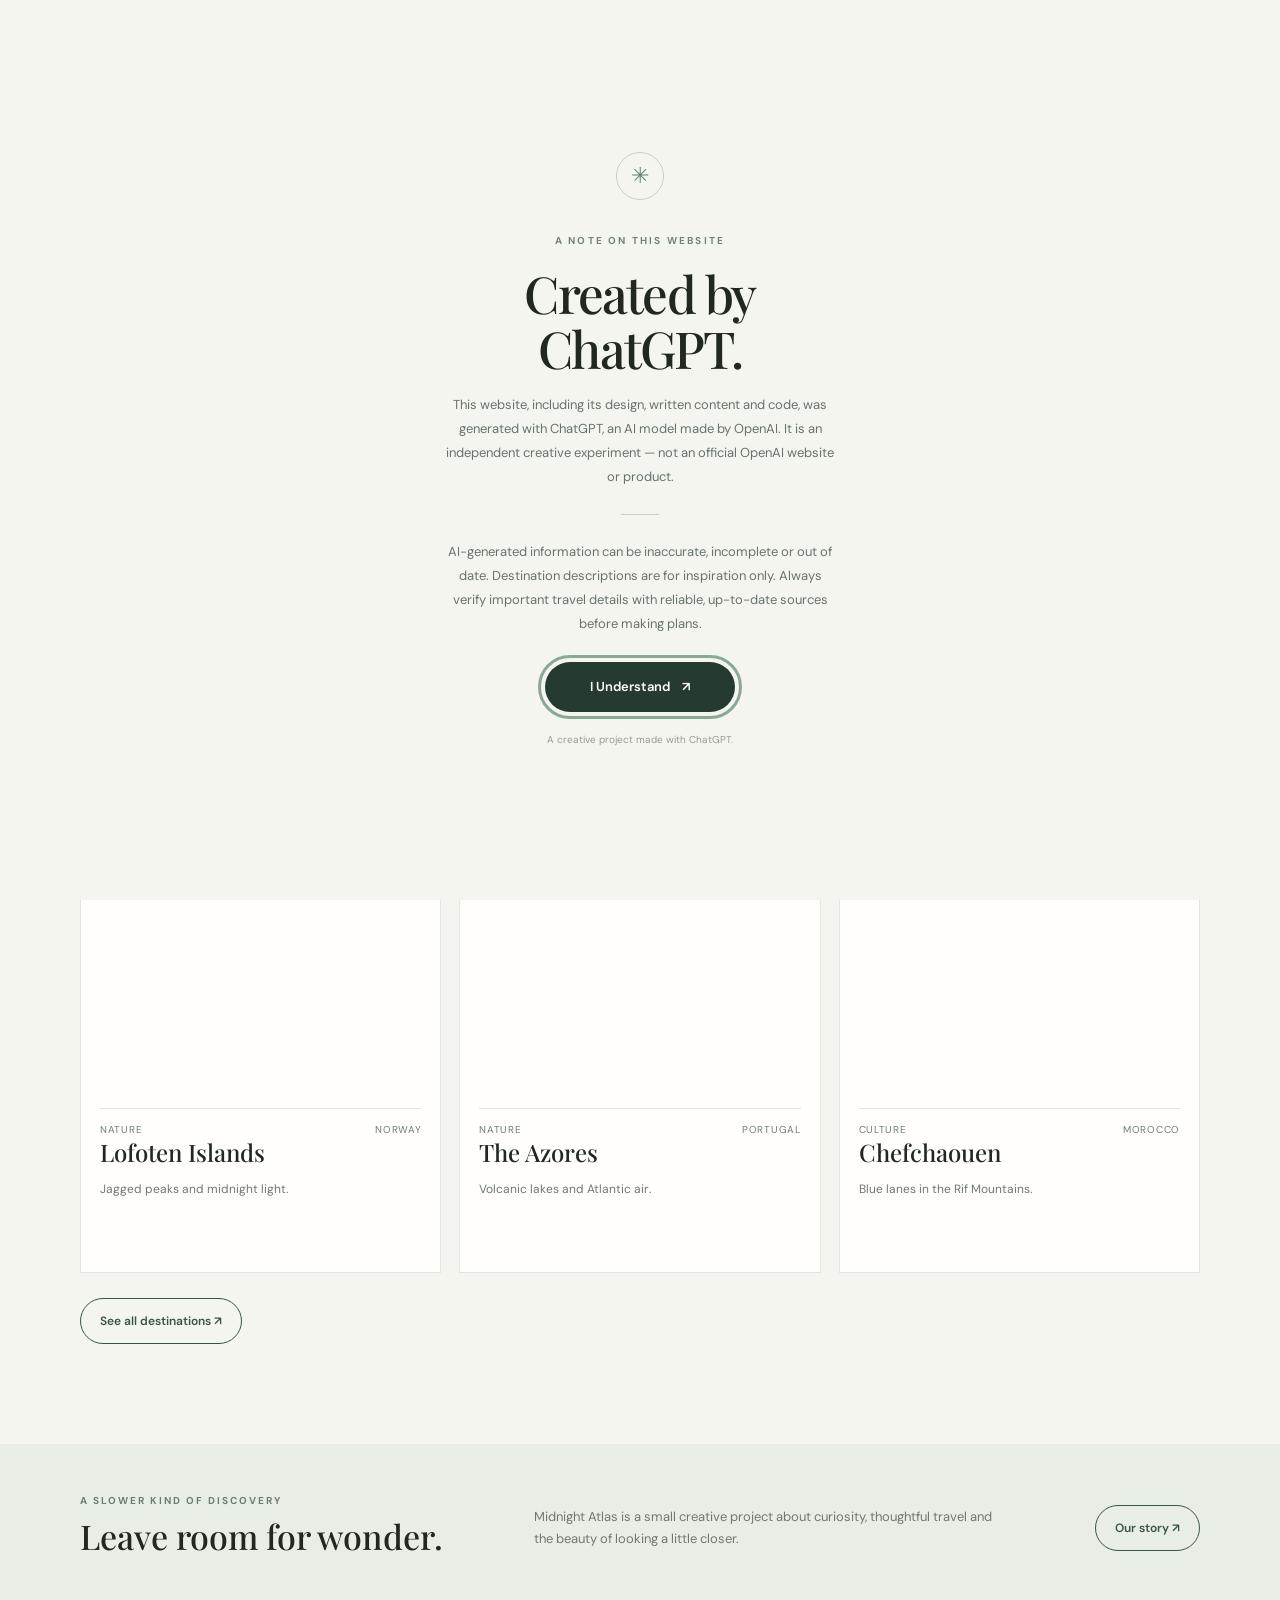
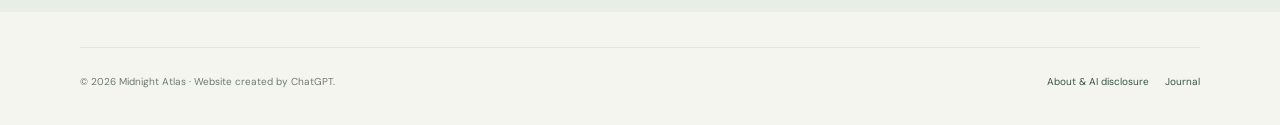
<file: index.html>
<!doctype html><html lang="en"><head><meta charset="utf-8"><meta name="viewport" content="width=device-width,initial-scale=1"><meta name="theme-color" content="#f5f5f0"><meta name="description" content="Midnight Atlas — a travel inspiration project created by ChatGPT."><title>Midnight Atlas — Find your somewhere</title><link rel="stylesheet" href="styles.css"></head><body class="locked">
<section class="entry-gate" id="entryGate" role="dialog" aria-modal="true" aria-labelledby="entryTitle" aria-describedby="entryDescription"><div class="entry-inner"><div class="entry-symbol" aria-hidden="true">✳</div><div class="entry-kicker">A note on this website</div><h1 id="entryTitle">Created by<br>ChatGPT.</h1><p id="entryDescription">This website, including its design, written content and code, was generated with ChatGPT, an AI model made by OpenAI. It is an independent creative experiment — not an official OpenAI website or product.</p><div class="entry-rule"></div><p>AI-generated information can be inaccurate, incomplete or out of date. Destination descriptions are for inspiration only. Always verify important travel details with reliable, up-to-date sources before making plans.</p><button class="entry-button" id="understandButton" type="button">I Understand <span aria-hidden="true">↗</span></button><span class="entry-foot">A creative project made with ChatGPT.</span></div></section>
<header class="wrap site-header"><a class="brand" href="index.html"><span class="brand-mark">✳</span> MIDNIGHT ATLAS</a><nav class="nav"><a href="index.html" aria-current="page">Home</a><a href="destinations.html">Destinations</a><a href="journal.html">Journal</a><a href="about.html">About</a></nav></header>
<main><section class="wrap hero"><div><div class="eyebrow">An AI-made field guide for the curious</div><h1 class="display">Find your<br><em>somewhere.</em></h1><p class="lead">A little inspiration for the places you haven't been, the paths you haven't taken, and the moments that make a journey feel like your own.</p><div style="display:flex;gap:11px;flex-wrap:wrap;margin-top:28px"><a class="button" href="destinations.html">Explore the atlas ↗</a><button class="button secondary" id="surpriseButton" type="button">Surprise me ✳</button></div><p id="surpriseResult" style="color:#68816e;font-size:12px;margin-top:16px"></p></div><div class="hero-image" role="img" aria-label="A peaceful mountain landscape at dusk" style="background-image:url('https://images.unsplash.com/photo-1470770841072-f978cf4d019e?auto=format&fit=crop&w=1400&q=85')"><span class="image-caption">Somewhere, far from ordinary</span></div></section>
<section class="wrap section"><div class="section-head"><div><div class="eyebrow">A few places to begin</div><h2>Little escapes. Big feelings.</h2></div><p>Six starting points for daydreaming. This is inspiration, not a live travel guide.</p></div><div class="card-grid"><article class="destination-card"><div class="destination-image" style="background-image:url('https://images.unsplash.com/photo-1531366936337-7c912a4589a7?auto=format&fit=crop&w=1000&q=85')"></div><div class="destination-content"><div class="meta"><span>Nature</span><span>Norway</span></div><h3>Lofoten Islands</h3><p>Jagged peaks and midnight light.</p></div></article><article class="destination-card"><div class="destination-image" style="background-image:url('https://images.unsplash.com/photo-1500530855697-b586d89ba3ee?auto=format&fit=crop&w=1000&q=85')"></div><div class="destination-content"><div class="meta"><span>Nature</span><span>Portugal</span></div><h3>The Azores</h3><p>Volcanic lakes and Atlantic air.</p></div></article><article class="destination-card"><div class="destination-image" style="background-image:url('https://images.unsplash.com/photo-1539020140153-e479b8c22e70?auto=format&fit=crop&w=1000&q=85')"></div><div class="destination-content"><div class="meta"><span>Culture</span><span>Morocco</span></div><h3>Chefchaouen</h3><p>Blue lanes in the Rif Mountains.</p></div></article></div><div style="margin-top:25px"><a class="button secondary" href="destinations.html">See all destinations ↗</a></div></section>
<section class="feature-band"><div class="wrap inner"><div><div class="eyebrow">A slower kind of discovery</div><h2>Leave room for wonder.</h2></div><p>Midnight Atlas is a small creative project about curiosity, thoughtful travel and the beauty of looking a little closer.</p><a class="button secondary" href="about.html">Our story ↗</a></div></section></main>
<footer class="wrap site-footer"><span>© 2026 Midnight Atlas · Website created by ChatGPT.</span><div class="footer-links"><a href="about.html">About & AI disclosure</a><a href="journal.html">Journal</a></div></footer><script src="script.js"></script></body></html>
</file>
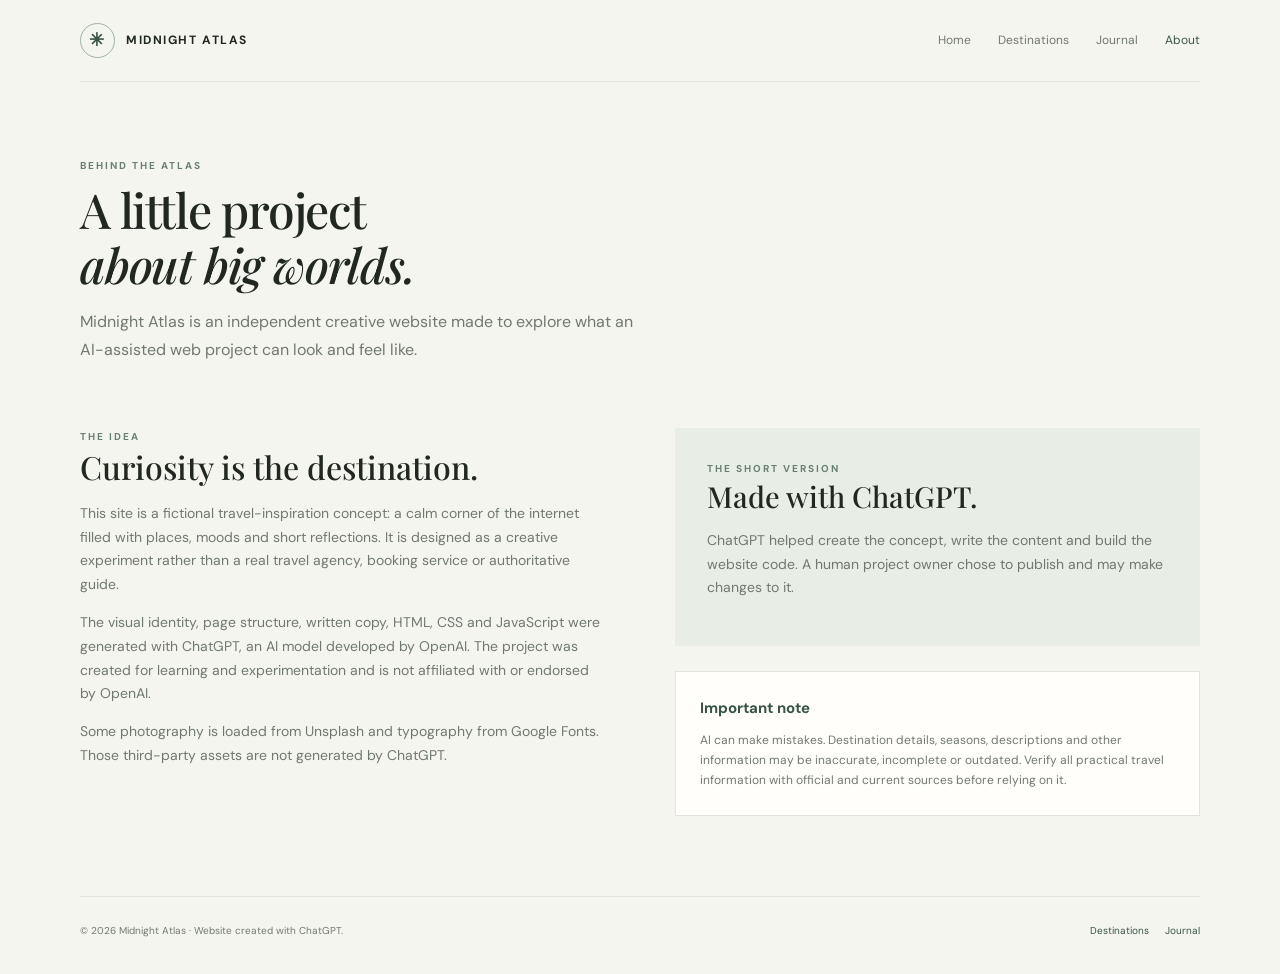
<file: about.html>
<!doctype html><html lang="en"><head><meta charset="utf-8"><meta name="viewport" content="width=device-width,initial-scale=1"><meta name="description" content="About Midnight Atlas and its creation with ChatGPT."><title>About & AI disclosure — Midnight Atlas</title><link rel="stylesheet" href="styles.css"></head><body><header class="wrap site-header"><a class="brand" href="index.html"><span class="brand-mark">✳</span> MIDNIGHT ATLAS</a><nav class="nav"><a href="index.html">Home</a><a href="destinations.html">Destinations</a><a href="journal.html">Journal</a><a href="about.html" aria-current="page">About</a></nav></header><main class="wrap"><section class="page-heading"><div class="eyebrow">Behind the atlas</div><h1>A little project<br><em>about big worlds.</em></h1><p class="lead">Midnight Atlas is an independent creative website made to explore what an AI-assisted web project can look and feel like.</p></section><section class="about-layout"><div class="about-copy"><div class="eyebrow">The idea</div><h2>Curiosity is the destination.</h2><p>This site is a fictional travel-inspiration concept: a calm corner of the internet filled with places, moods and short reflections. It is designed as a creative experiment rather than a real travel agency, booking service or authoritative guide.</p><p>The visual identity, page structure, written copy, HTML, CSS and JavaScript were generated with ChatGPT, an AI model developed by OpenAI. The project was created for learning and experimentation and is not affiliated with or endorsed by OpenAI.</p><p>Some photography is loaded from Unsplash and typography from Google Fonts. Those third-party assets are not generated by ChatGPT.</p></div><aside><div class="about-panel"><div class="eyebrow">The short version</div><h2>Made with ChatGPT.</h2><p>ChatGPT helped create the concept, write the content and build the website code. A human project owner chose to publish and may make changes to it.</p></div><div class="credit"><strong>Important note</strong><p style="margin:8px 0 0;color:#70796f;font-size:12px">AI can make mistakes. Destination details, seasons, descriptions and other information may be inaccurate, incomplete or outdated. Verify all practical travel information with official and current sources before relying on it.</p></div></aside></section></main><footer class="wrap site-footer"><span>© 2026 Midnight Atlas · Website created with ChatGPT.</span><div class="footer-links"><a href="destinations.html">Destinations</a><a href="journal.html">Journal</a></div></footer></body></html>
</file>
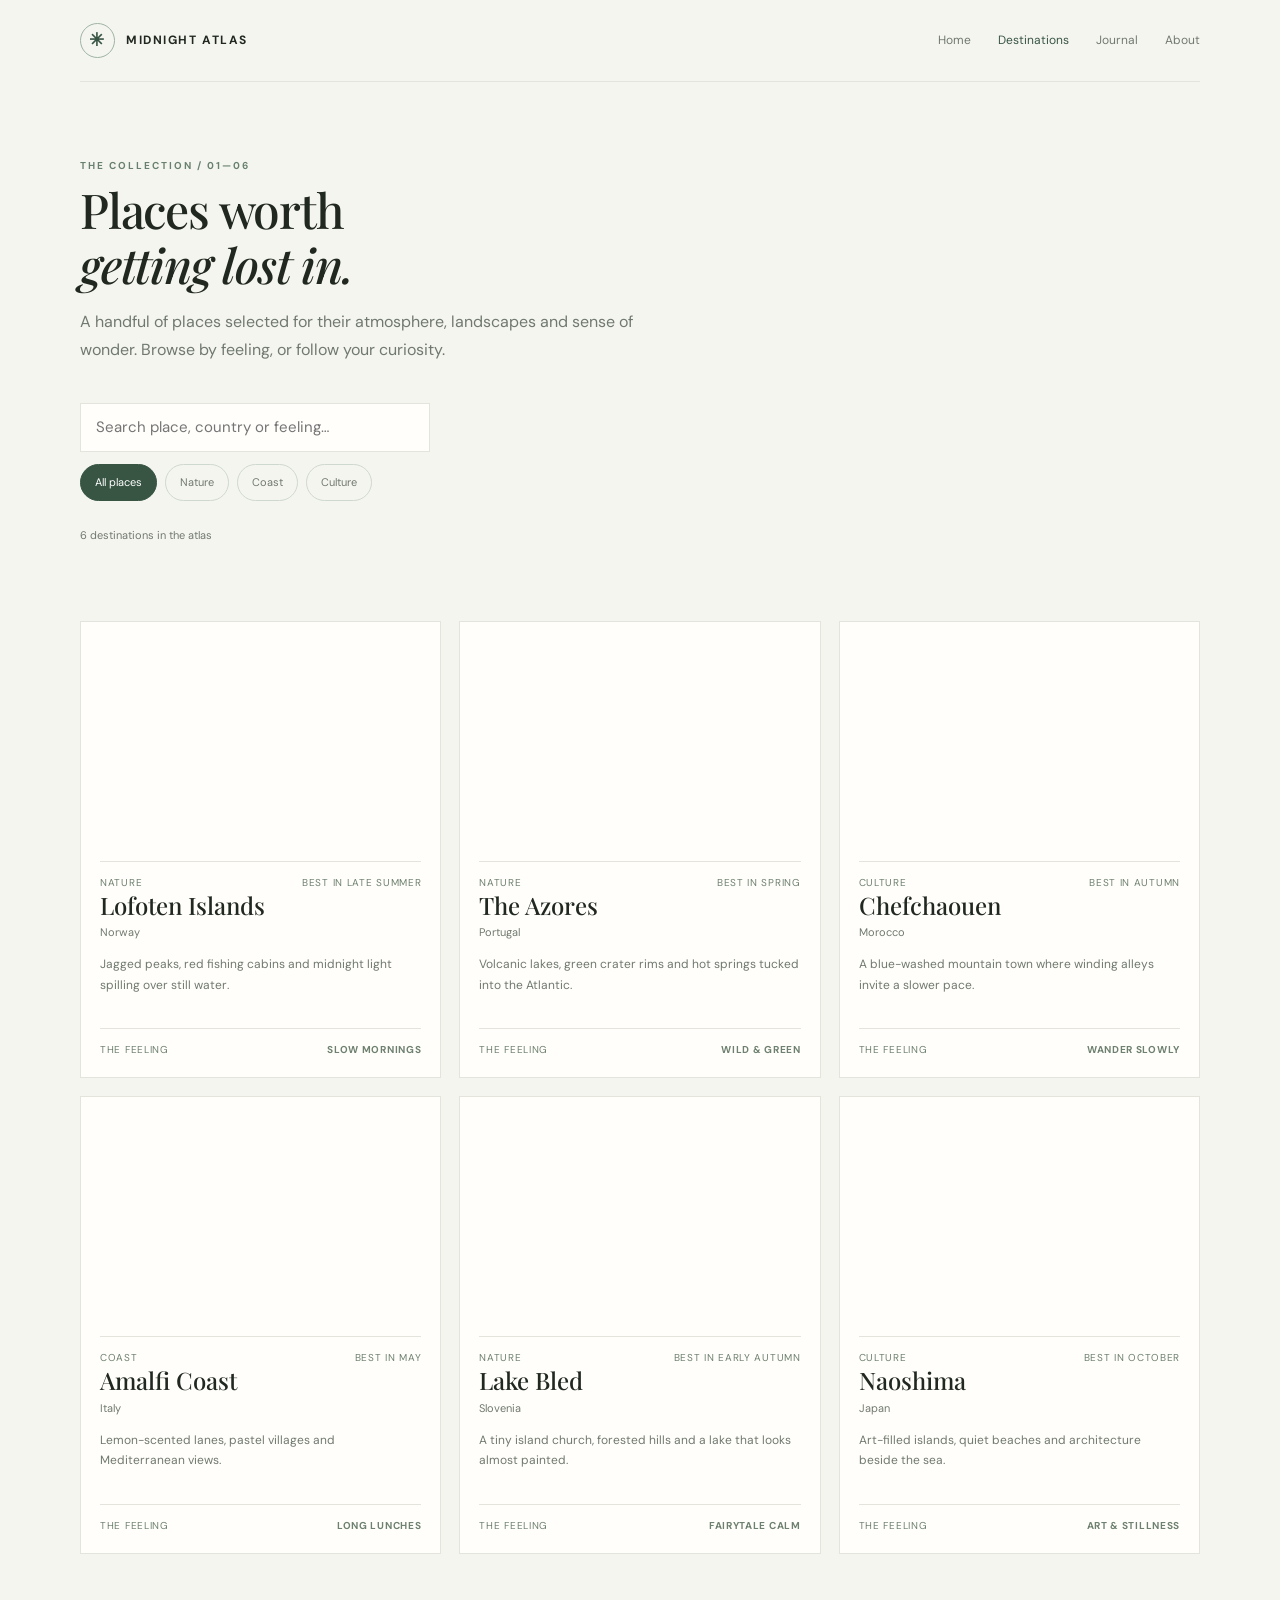
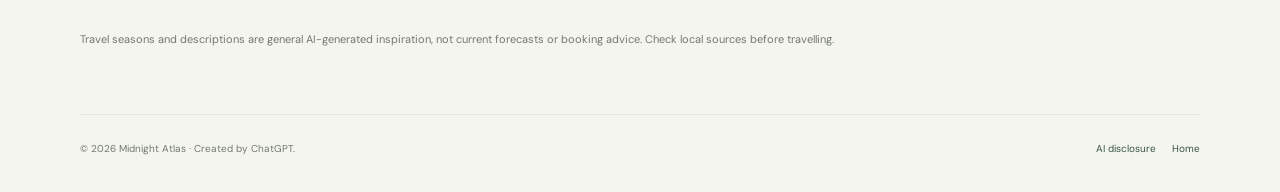
<file: destinations.html>
<!doctype html><html lang="en"><head><meta charset="utf-8"><meta name="viewport" content="width=device-width,initial-scale=1"><meta name="description" content="Explore the Midnight Atlas destination collection, created by ChatGPT."><title>Destinations — Midnight Atlas</title><link rel="stylesheet" href="styles.css"></head><body><header class="wrap site-header"><a class="brand" href="index.html"><span class="brand-mark">✳</span> MIDNIGHT ATLAS</a><nav class="nav"><a href="index.html">Home</a><a href="destinations.html" aria-current="page">Destinations</a><a href="journal.html">Journal</a><a href="about.html">About</a></nav></header><main class="wrap"><section class="page-heading"><div class="eyebrow">The collection / 01—06</div><h1>Places worth<br><em>getting lost in.</em></h1><p class="lead">A handful of places selected for their atmosphere, landscapes and sense of wonder. Browse by feeling, or follow your curiosity.</p></section><input class="search" id="destinationSearch" type="search" placeholder="Search place, country or feeling…" aria-label="Search destinations"><div class="filter-bar" role="group" aria-label="Filter by category"><button class="filter active" data-filter="All">All places</button><button class="filter" data-filter="Nature">Nature</button><button class="filter" data-filter="Coast">Coast</button><button class="filter" data-filter="Culture">Culture</button></div><p id="resultCount" style="font-size:11px;color:#70796f"></p><section class="card-grid section" id="destinationGrid" aria-live="polite"></section><p style="color:#70796f;font-size:11px;padding-bottom:55px">Travel seasons and descriptions are general AI-generated inspiration, not current forecasts or booking advice. Check local sources before travelling.</p></main><footer class="wrap site-footer"><span>© 2026 Midnight Atlas · Created by ChatGPT.</span><div class="footer-links"><a href="about.html">AI disclosure</a><a href="index.html">Home</a></div></footer><script src="script.js"></script></body></html>
</file>
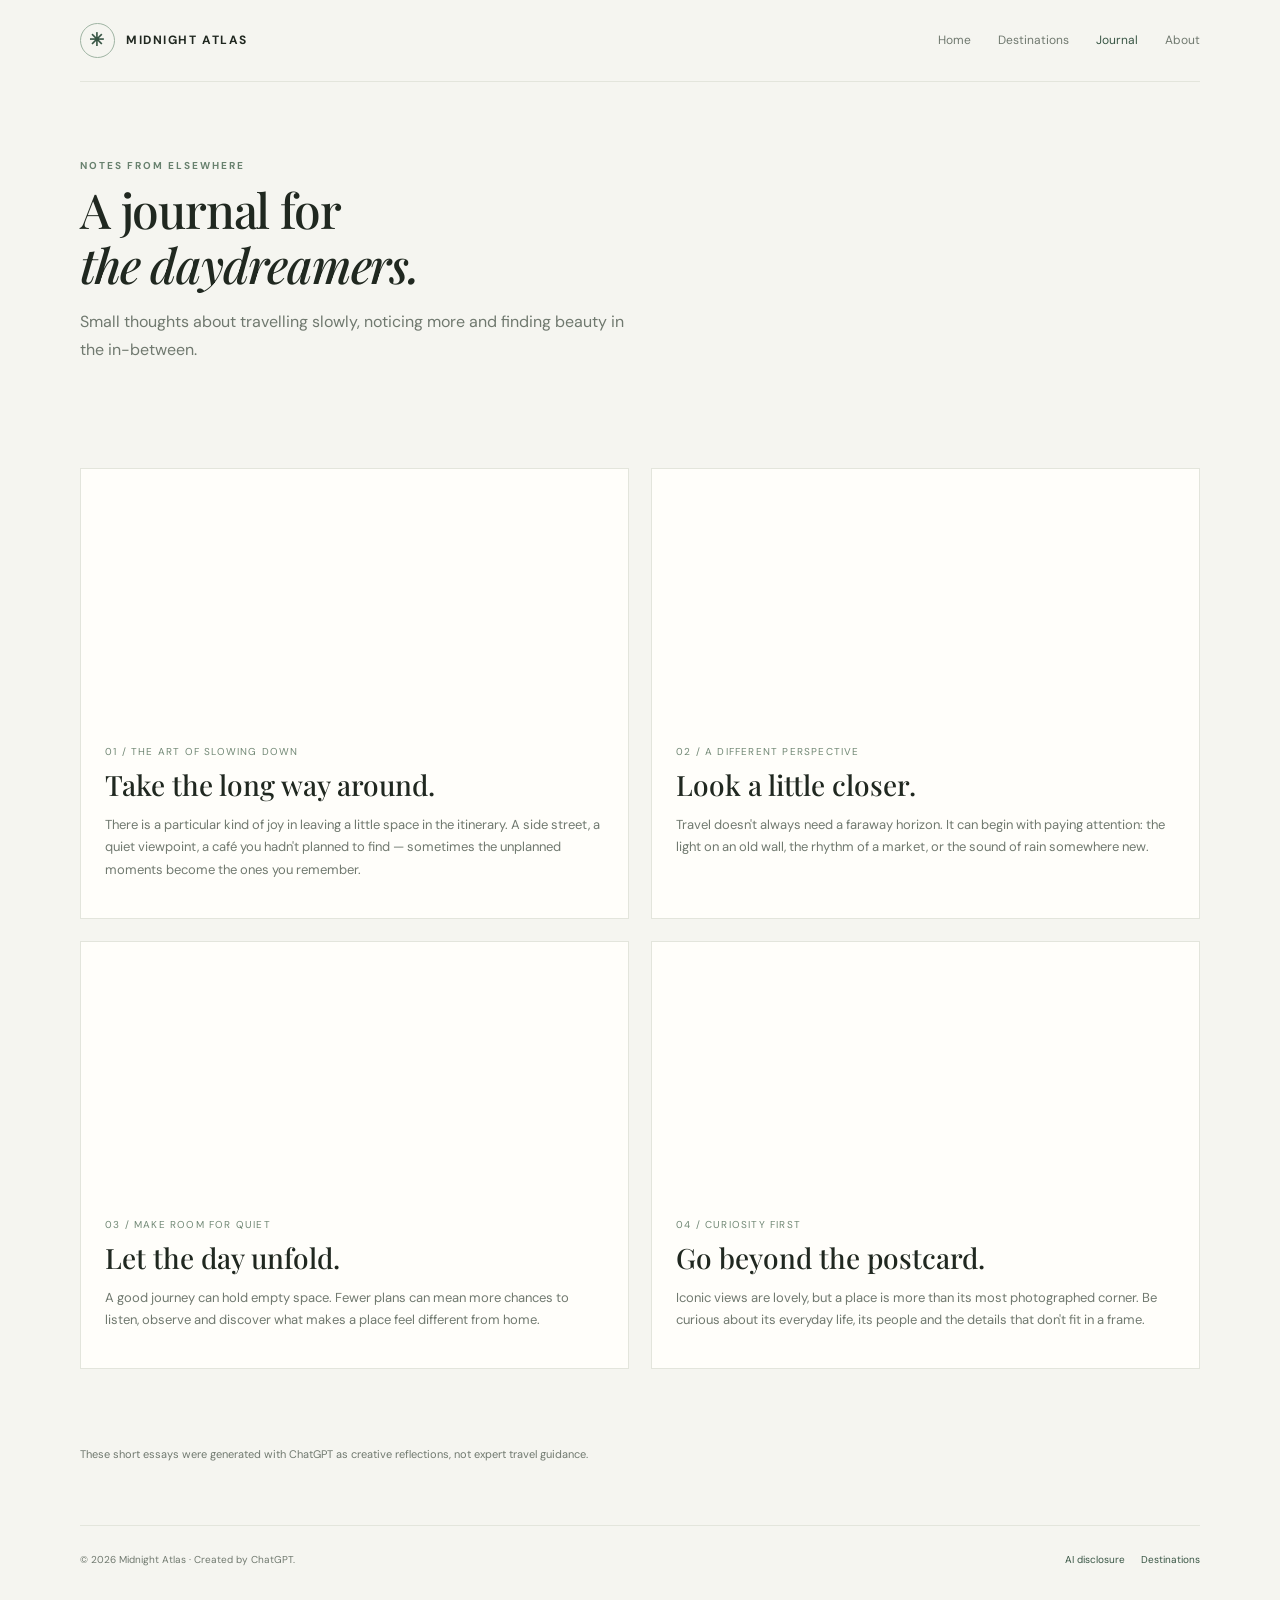
<file: journal.html>
<!doctype html><html lang="en"><head><meta charset="utf-8"><meta name="viewport" content="width=device-width,initial-scale=1"><meta name="description" content="Short travel-inspired notes from Midnight Atlas, an AI-created project."><title>Journal — Midnight Atlas</title><link rel="stylesheet" href="styles.css"></head><body><header class="wrap site-header"><a class="brand" href="index.html"><span class="brand-mark">✳</span> MIDNIGHT ATLAS</a><nav class="nav"><a href="index.html">Home</a><a href="destinations.html">Destinations</a><a href="journal.html" aria-current="page">Journal</a><a href="about.html">About</a></nav></header><main class="wrap"><section class="page-heading"><div class="eyebrow">Notes from elsewhere</div><h1>A journal for<br><em>the daydreamers.</em></h1><p class="lead">Small thoughts about travelling slowly, noticing more and finding beauty in the in-between.</p></section><section class="article-grid section"><article class="article"><div class="article-image" style="background-image:url('https://images.unsplash.com/photo-1470770841072-f978cf4d019e?auto=format&fit=crop&w=1100&q=85')"></div><div class="article-body"><div class="article-meta">01 / The art of slowing down</div><h2>Take the long way around.</h2><p>There is a particular kind of joy in leaving a little space in the itinerary. A side street, a quiet viewpoint, a café you hadn't planned to find — sometimes the unplanned moments become the ones you remember.</p></div></article><article class="article"><div class="article-image" style="background-image:url('https://images.unsplash.com/photo-1500530855697-b586d89ba3ee?auto=format&fit=crop&w=1100&q=85')"></div><div class="article-body"><div class="article-meta">02 / A different perspective</div><h2>Look a little closer.</h2><p>Travel doesn't always need a faraway horizon. It can begin with paying attention: the light on an old wall, the rhythm of a market, or the sound of rain somewhere new.</p></div></article><article class="article"><div class="article-image" style="background-image:url('https://images.unsplash.com/photo-1506905925346-21bda4d32df4?auto=format&fit=crop&w=1100&q=85')"></div><div class="article-body"><div class="article-meta">03 / Make room for quiet</div><h2>Let the day unfold.</h2><p>A good journey can hold empty space. Fewer plans can mean more chances to listen, observe and discover what makes a place feel different from home.</p></div></article><article class="article"><div class="article-image" style="background-image:url('https://images.unsplash.com/photo-1493976040374-85c8e12f0c0e?auto=format&fit=crop&w=1100&q=85')"></div><div class="article-body"><div class="article-meta">04 / Curiosity first</div><h2>Go beyond the postcard.</h2><p>Iconic views are lovely, but a place is more than its most photographed corner. Be curious about its everyday life, its people and the details that don't fit in a frame.</p></div></article></section><p style="font-size:11px;color:#70796f;padding-bottom:50px">These short essays were generated with ChatGPT as creative reflections, not expert travel guidance.</p></main><footer class="wrap site-footer"><span>© 2026 Midnight Atlas · Created by ChatGPT.</span><div class="footer-links"><a href="about.html">AI disclosure</a><a href="destinations.html">Destinations</a></div></footer></body></html>
</file>
<file: styles.css>
@import url('https://fonts.googleapis.com/css2?family=DM+Sans:wght@400;500;600;700&family=Playfair+Display:wght@500;600;700&display=swap');
:root{--bg:#f5f5f0;--paper:#fffefa;--ink:#202820;--muted:#70796f;--green:#385544;--sage:#dce7dd;--line:#e3e5dc;--serif:'Playfair Display',Georgia,serif;--sans:'DM Sans',Arial,sans-serif;--width:1120px}
*{box-sizing:border-box}html{scroll-behavior:smooth}body{margin:0;background:var(--bg);color:var(--ink);font:15px/1.7 var(--sans)}a{color:inherit}button,input{font:inherit}.wrap{width:min(var(--width),calc(100% - 48px));margin:auto}
.site-header{height:82px;display:flex;align-items:center;justify-content:space-between;border-bottom:1px solid var(--line)}.brand{display:flex;gap:11px;align-items:center;text-decoration:none;font-size:12px;font-weight:700;letter-spacing:.13em}.brand-mark{width:35px;height:35px;border:1px solid #9fb4a3;border-radius:50%;display:grid;place-items:center;color:var(--green);font-size:18px}.nav{display:flex;gap:27px;align-items:center}.nav a{font-size:12px;color:var(--muted);text-decoration:none}.nav a:hover,.nav a[aria-current=page]{color:var(--green)}.nav .nav-cta{padding:9px 15px;border:1px solid #b8c8b9;border-radius:99px;color:var(--green)}
.eyebrow{font-size:10px;font-weight:700;letter-spacing:.2em;text-transform:uppercase;color:#68816e}.display{font:500 clamp(44px,6vw,76px)/1.08 var(--serif);letter-spacing:-.04em;margin:15px 0 20px}.display em{color:#718b76;font-weight:500}.lead{max-width:560px;color:var(--muted);font-size:16px}.button{display:inline-flex;align-items:center;justify-content:center;gap:10px;padding:12px 19px;border:1px solid var(--green);border-radius:99px;background:var(--green);color:white;text-decoration:none;font-size:12px;font-weight:600;transition:.2s}.button:hover{background:#263e30;transform:translateY(-2px)}.button.secondary{background:transparent;color:var(--green)}.button.secondary:hover{background:var(--sage)}
.hero{padding:85px 0 80px;display:grid;grid-template-columns:1fr .92fr;gap:65px;align-items:center}.hero-image{height:440px;border-radius:5px 100px 5px 5px;background:center/cover no-repeat;position:relative}.image-caption{position:absolute;bottom:18px;left:20px;padding:9px 13px;background:rgba(255,254,250,.9);font-size:10px;letter-spacing:.08em;text-transform:uppercase}
.section{padding:65px 0}.section-head{display:flex;justify-content:space-between;align-items:end;gap:25px;margin-bottom:28px}.section-head h2,.page-heading h1{font:500 clamp(34px,4vw,48px)/1.15 var(--serif);letter-spacing:-.025em;margin:8px 0}.section-head p{max-width:360px;color:var(--muted);font-size:12px;margin:0}.card-grid{display:grid;grid-template-columns:repeat(3,1fr);gap:18px}.destination-card{background:var(--paper);border:1px solid var(--line);overflow:hidden}.destination-image{height:220px;background-position:center;background-size:cover;position:relative}.destination-content{padding:19px}.destination-content h3{font:500 24px/1.2 var(--serif);margin:0}.destination-content .country{font-size:11px;color:var(--muted);margin-top:4px}.destination-content p{font-size:12px;color:var(--muted);min-height:62px}.meta{display:flex;justify-content:space-between;gap:10px;border-top:1px solid var(--line);padding-top:12px;color:#6e806f;font-size:10px;letter-spacing:.07em;text-transform:uppercase}
.feature-band{background:#e8eee6;padding:48px 0;margin:35px 0}.feature-band .inner{display:flex;justify-content:space-between;align-items:center;gap:25px}.feature-band h2{font:500 34px/1.2 var(--serif);margin:7px 0}.feature-band p{color:var(--muted);font-size:13px;max-width:470px;margin:0}
.page-heading{padding:75px 0 40px}.page-heading .lead{margin-bottom:0}.filter-bar{display:flex;gap:8px;flex-wrap:wrap;margin:12px 0 25px}.filter{border:1px solid #cfd8cf;background:transparent;color:var(--muted);padding:8px 14px;border-radius:99px;font-size:11px;cursor:pointer}.filter.active,.filter:hover{background:var(--green);border-color:var(--green);color:white}.search{width:min(100%,350px);padding:11px 15px;border:1px solid var(--line);background:var(--paper);outline:none}.search:focus{border-color:#829b86}.empty{padding:50px;text-align:center;color:var(--muted);border:1px dashed #cbd4ca}
.article-grid{display:grid;grid-template-columns:repeat(2,1fr);gap:22px}.article{background:var(--paper);border:1px solid var(--line)}.article-image{height:250px;background:center/cover}.article-body{padding:24px}.article-body h2{font:500 28px/1.2 var(--serif);margin:8px 0}.article-body p{color:var(--muted);font-size:13px}.article-meta{font-size:10px;color:#718875;letter-spacing:.12em;text-transform:uppercase}
.about-layout{display:grid;grid-template-columns:1fr 1fr;gap:70px;align-items:start;padding:25px 0 80px}.about-panel{background:#e8eee6;padding:32px}.about-panel h2{font:500 29px var(--serif);margin:0 0 12px}.about-panel p,.about-copy p{color:var(--muted);font-size:14px}.about-copy h2{font:500 32px var(--serif);margin:0 0 12px}.credit{padding:24px;border:1px solid var(--line);background:var(--paper);margin-top:25px}.credit strong{color:var(--green)}
.site-footer{border-top:1px solid var(--line);padding:25px 0 35px;display:flex;justify-content:space-between;gap:20px;color:var(--muted);font-size:10px}.site-footer a{color:var(--green);text-decoration:none}.footer-links{display:flex;gap:16px}
.entry-gate{position:fixed;inset:0;z-index:1000;display:grid;place-items:center;padding:28px;background:#f5f5f0;color:var(--ink);overflow:auto}.entry-gate[hidden]{display:none}.entry-inner{width:min(100%,475px);text-align:center;padding:34px 24px}.entry-symbol{width:48px;height:48px;margin:0 auto 32px;border:1px solid #c6d2c8;border-radius:50%;display:grid;place-items:center;color:#668875;font-size:22px}.entry-kicker{font-size:10px;letter-spacing:.22em;text-transform:uppercase;font-weight:700;color:#718477}.entry-gate h1{font:500 clamp(36px,7vw,51px)/1.08 var(--serif);letter-spacing:-.035em;margin:17px 0;color:var(--ink)}.entry-gate p{max-width:390px;margin:0 auto;color:#68736b;font-size:13px;line-height:1.85}.entry-rule{width:38px;height:1px;background:#c5d1c7;margin:25px auto}.entry-button{display:inline-flex;gap:12px;align-items:center;justify-content:center;min-width:190px;margin-top:26px;padding:14px 23px;border:0;border-radius:99px;background:#263b30;color:white;font-size:13px;font-weight:600;cursor:pointer}.entry-button:hover{background:#385544}.entry-button:focus-visible{outline:3px solid #8aa995;outline-offset:4px}.entry-foot{display:block;margin-top:19px;color:#929b93;font-size:10px}.locked{overflow:hidden}
@media(max-width:800px){.hero{grid-template-columns:1fr;gap:35px;padding:55px 0}.hero-image{height:340px}.card-grid{grid-template-columns:repeat(2,1fr)}.about-layout{grid-template-columns:1fr;gap:25px}.feature-band .inner{align-items:flex-start;flex-direction:column}}
@media(max-width:560px){.wrap{width:calc(100% - 32px)}.site-header{height:auto;min-height:70px;align-items:flex-start;padding:15px 0;gap:14px;flex-direction:column}.nav{width:100%;gap:18px;flex-wrap:wrap}.nav a{font-size:11px}.hero{padding:45px 0}.hero-image{height:260px;border-top-right-radius:70px}.display{font-size:51px}.section{padding:45px 0}.section-head{align-items:flex-start;flex-direction:column}.card-grid,.article-grid{grid-template-columns:1fr}.destination-image{height:230px}.page-heading{padding:50px 0 25px}.feature-band{padding:35px 0}.site-footer{flex-direction:column}.footer-links{flex-wrap:wrap}}
@media(prefers-reduced-motion:reduce){*{scroll-behavior:auto!important;transition:none!important}}
</file>
